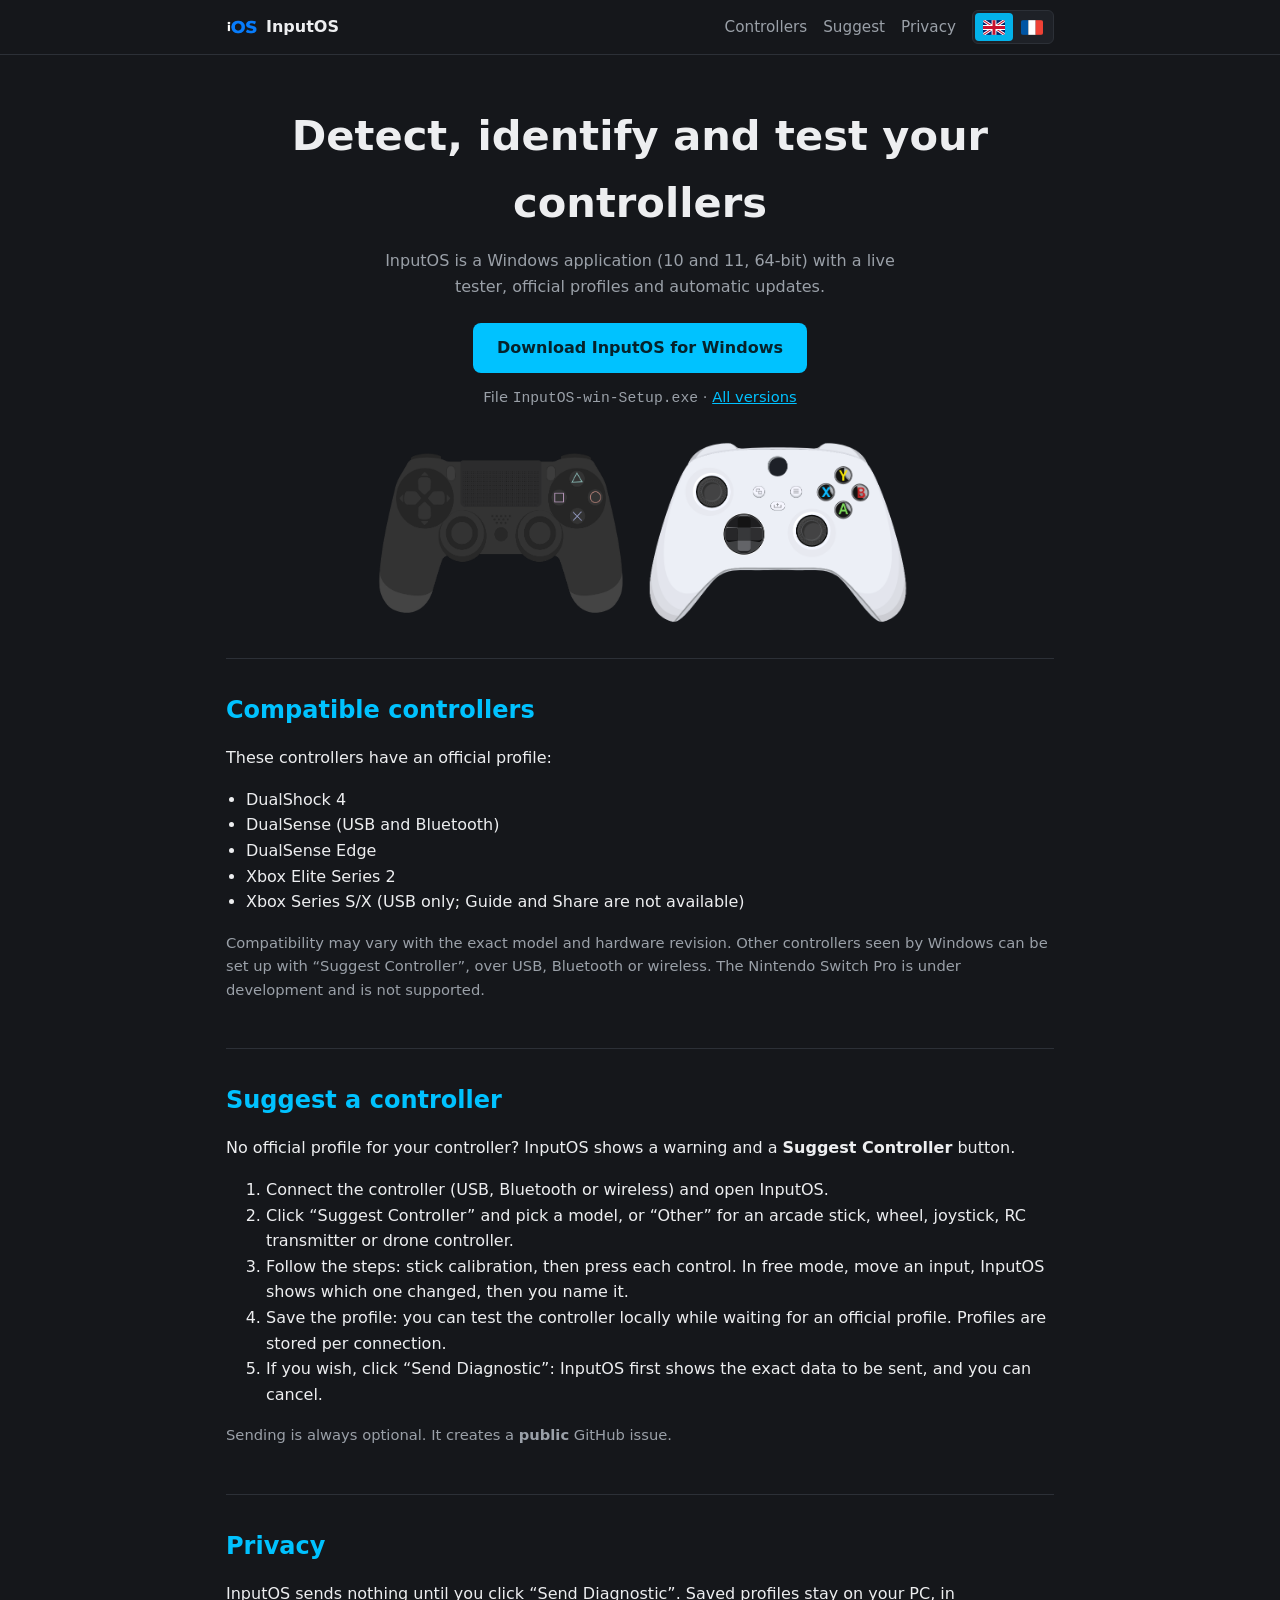
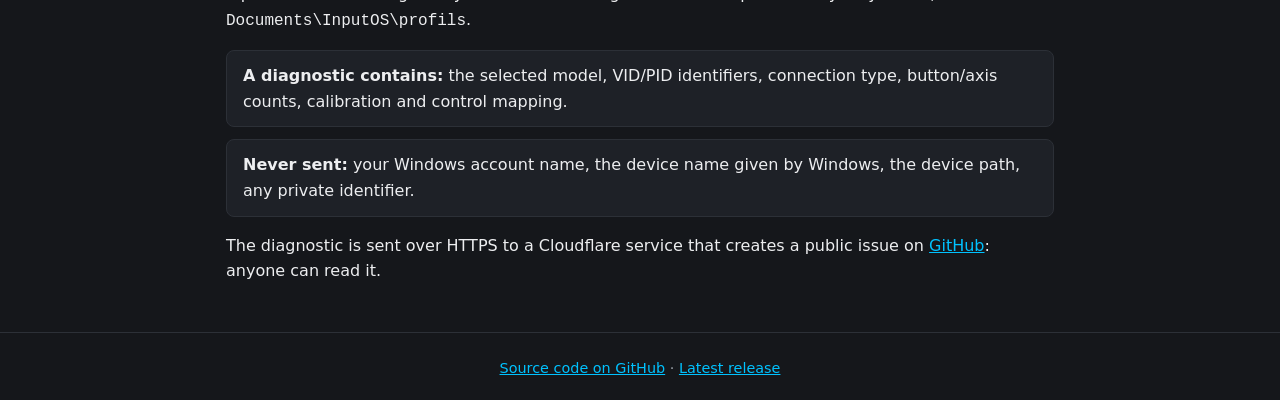
<file: docs/index.html>
<!doctype html>
<html lang="en">
<head>
<meta charset="utf-8">
<meta name="viewport" content="width=device-width,initial-scale=1">
<title>InputOS — detect and test your controllers</title>
<meta name="description" content="InputOS is a Windows application that detects, identifies and tests your controllers.">
<link rel="icon" href="assets/iOSWhite.png">
<link rel="stylesheet" href="assets/style.css">
</head>
<body>
<header><div class="wrap">
  <a class="brand" href="#"><img src="assets/iOSWhite.png" alt="">InputOS</a>
  <nav>
    <a href="#controllers">Controllers</a>
    <a href="#suggest">Suggest</a>
    <a href="#privacy">Privacy</a>
    <a class="lang" href="fr/" aria-label="Français">
      <span class="on"><svg viewBox="0 0 60 40"><rect width="60" height="40" fill="#012169"/><path d="M0 0l60 40M60 0L0 40" stroke="#fff" stroke-width="8"/><path d="M0 0l60 40M60 0L0 40" stroke="#C8102E" stroke-width="3"/><path d="M30 0v40M0 20h60" stroke="#fff" stroke-width="13"/><path d="M30 0v40M0 20h60" stroke="#C8102E" stroke-width="8"/></svg></span>
      <span class="off"><svg viewBox="0 0 3 2"><rect width="1" height="2" fill="#0055A4"/><rect x="1" width="1" height="2" fill="#fff"/><rect x="2" width="1" height="2" fill="#EF4135"/></svg></span>
    </a>
  </nav>
</div></header>

<main class="wrap">
  <div class="hero">
    <h1>Detect, identify and test your controllers</h1>
    <p>InputOS is a Windows application (10 and 11, 64-bit) with a live tester, official profiles and automatic updates.</p>
    <a class="btn" href="https://github.com/SomnyFR/InputOS/releases/latest/download/InputOS-win-Setup.exe">Download InputOS for Windows</a>
    <p class="note" style="margin-top:12px">File <code>InputOS-win-Setup.exe</code> · <a href="https://github.com/SomnyFR/InputOS/releases/latest">All versions</a></p>
    <div class="imgs">
      <img src="assets/ps4-controller.png" alt="PlayStation controller" loading="lazy">
      <img src="assets/xbox-controller.png" alt="Xbox controller" loading="lazy">
    </div>
  </div>

  <section id="controllers">
    <h2>Compatible controllers</h2>
    <p>These controllers have an official profile:</p>
    <ul>
      <li>DualShock 4</li>
      <li>DualSense (USB and Bluetooth)</li>
      <li>DualSense Edge</li>
      <li>Xbox Elite Series 2</li>
      <li>Xbox Series S/X (USB only; Guide and Share are not available)</li>
    </ul>
    <p class="note">Compatibility may vary with the exact model and hardware revision. Other controllers seen by Windows can be set up with “Suggest Controller”, over USB, Bluetooth or wireless. The Nintendo Switch Pro is under development and is not supported.</p>
  </section>

  <section id="suggest">
    <h2>Suggest a controller</h2>
    <p>No official profile for your controller? InputOS shows a warning and a <strong>Suggest Controller</strong> button.</p>
    <ol>
      <li>Connect the controller (USB, Bluetooth or wireless) and open InputOS.</li>
      <li>Click “Suggest Controller” and pick a model, or “Other” for an arcade stick, wheel, joystick, RC transmitter or drone controller.</li>
      <li>Follow the steps: stick calibration, then press each control. In free mode, move an input, InputOS shows which one changed, then you name it.</li>
      <li>Save the profile: you can test the controller locally while waiting for an official profile. Profiles are stored per connection.</li>
      <li>If you wish, click “Send Diagnostic”: InputOS first shows the exact data to be sent, and you can cancel.</li>
    </ol>
    <p class="note">Sending is always optional. It creates a <strong>public</strong> GitHub issue.</p>
  </section>

  <section id="privacy">
    <h2>Privacy</h2>
    <p>InputOS sends nothing until you click “Send Diagnostic”. Saved profiles stay on your PC, in <code>Documents\InputOS\profils</code>.</p>
    <div class="card">
      <strong>A diagnostic contains:</strong> the selected model, VID/PID identifiers, connection type, button/axis counts, calibration and control mapping.
    </div>
    <div class="card">
      <strong>Never sent:</strong> your Windows account name, the device name given by Windows, the device path, any private identifier.
    </div>
    <p>The diagnostic is sent over HTTPS to a Cloudflare service that creates a public issue on <a href="https://github.com/SomnyFR/InputOS/issues">GitHub</a>: anyone can read it.</p>
  </section>
</main>

<footer><div class="wrap">
  <a href="https://github.com/SomnyFR/InputOS">Source code on GitHub</a> · <a href="https://github.com/SomnyFR/InputOS/releases/latest">Latest release</a>
</div></footer>
<script>document.querySelector(".lang").addEventListener("click",function(e){var a=this;if(a.classList.contains("go"))return;e.preventDefault();a.classList.add("go");setTimeout(function(){location.href=a.href},320)})</script>
</body>
</html>
</file>
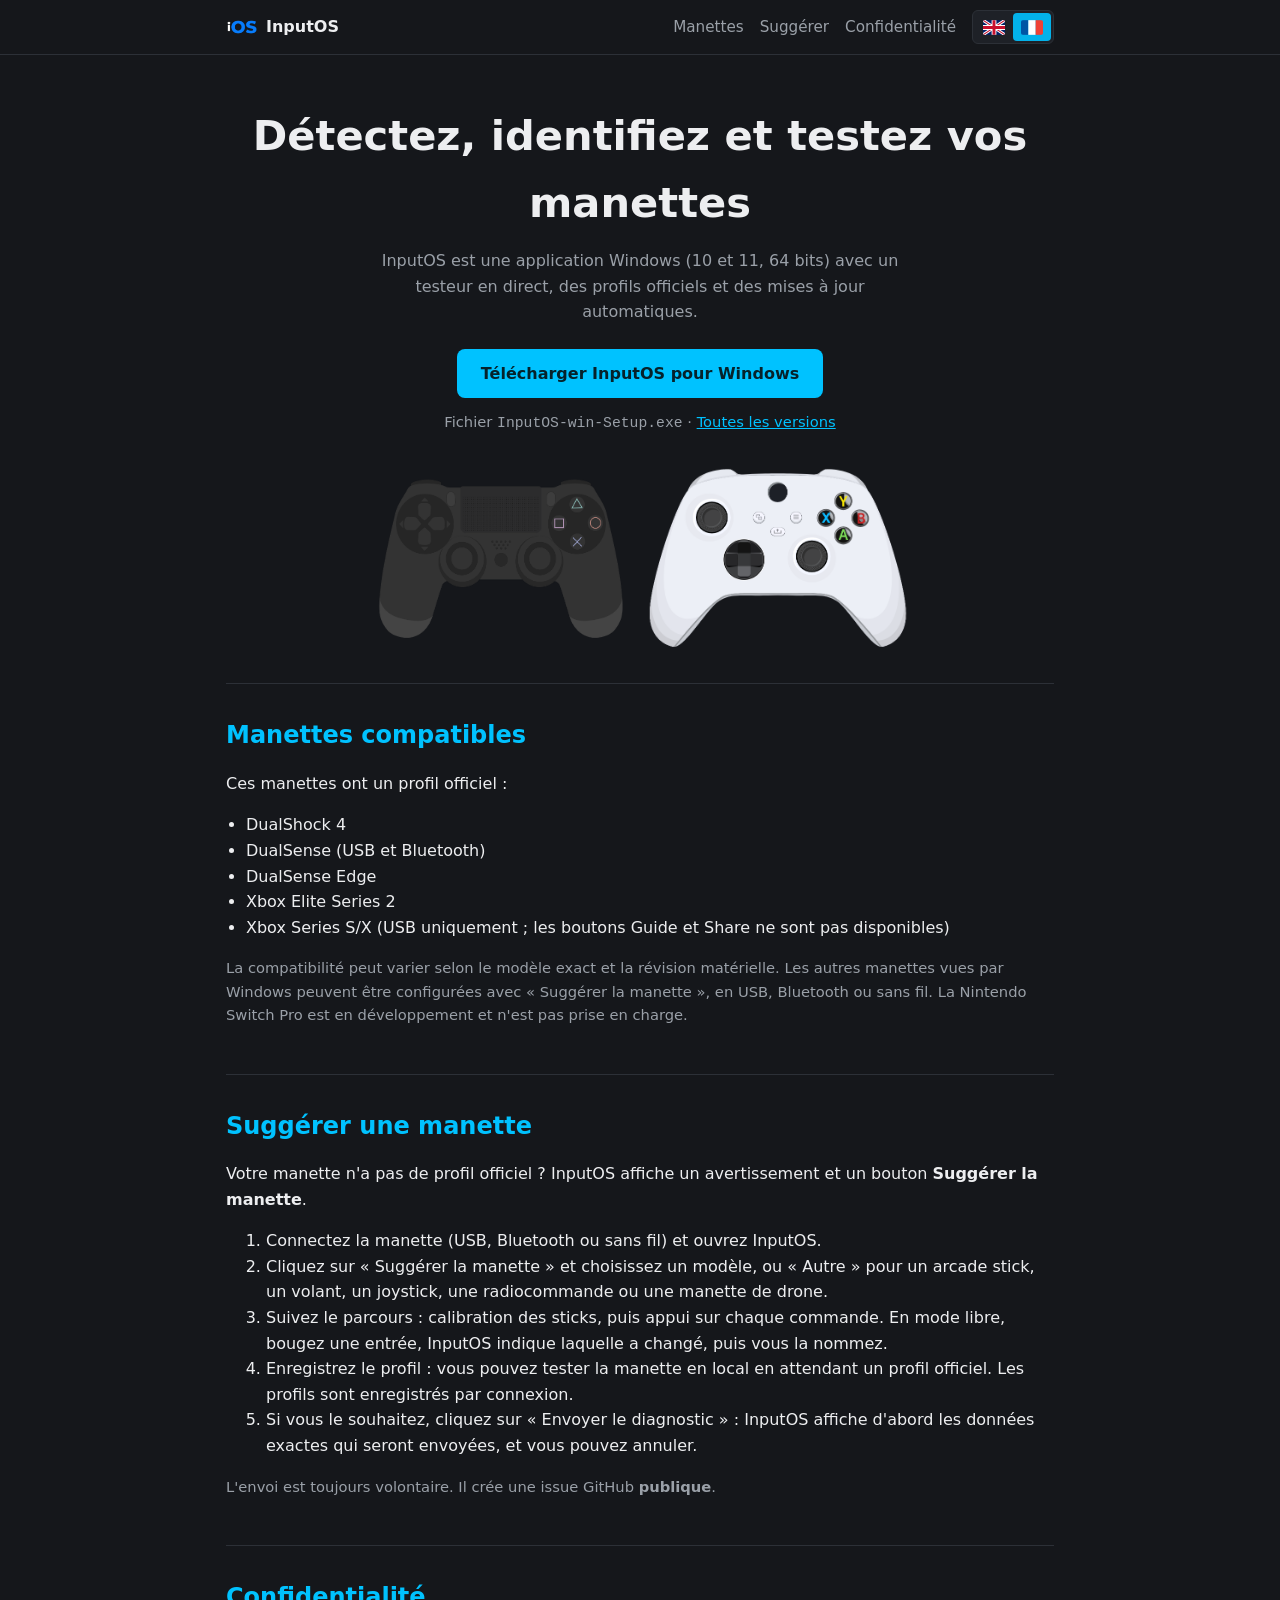
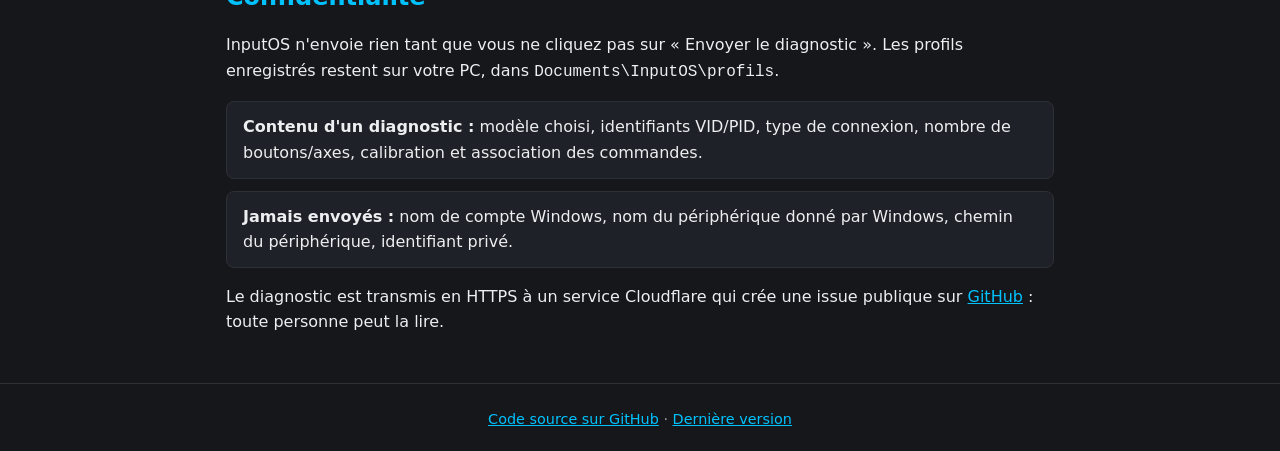
<file: docs/fr/index.html>
<!doctype html>
<html lang="fr">
<head>
<meta charset="utf-8">
<meta name="viewport" content="width=device-width,initial-scale=1">
<title>InputOS — détecter et tester vos manettes</title>
<meta name="description" content="InputOS est une application Windows qui détecte, identifie et teste vos manettes.">
<link rel="icon" href="../assets/iOSWhite.png">
<link rel="stylesheet" href="../assets/style.css">
</head>
<body>
<header><div class="wrap">
  <a class="brand" href="#"><img src="../assets/iOSWhite.png" alt="">InputOS</a>
  <nav>
    <a href="#manettes">Manettes</a>
    <a href="#suggerer">Suggérer</a>
    <a href="#confidentialite">Confidentialité</a>
    <a class="lang fr" href="../" aria-label="English">
      <span class="off"><svg viewBox="0 0 60 40"><rect width="60" height="40" fill="#012169"/><path d="M0 0l60 40M60 0L0 40" stroke="#fff" stroke-width="8"/><path d="M0 0l60 40M60 0L0 40" stroke="#C8102E" stroke-width="3"/><path d="M30 0v40M0 20h60" stroke="#fff" stroke-width="13"/><path d="M30 0v40M0 20h60" stroke="#C8102E" stroke-width="8"/></svg></span>
      <span class="on"><svg viewBox="0 0 3 2"><rect width="1" height="2" fill="#0055A4"/><rect x="1" width="1" height="2" fill="#fff"/><rect x="2" width="1" height="2" fill="#EF4135"/></svg></span>
    </a>
  </nav>
</div></header>

<main class="wrap">
  <div class="hero">
    <h1>Détectez, identifiez et testez vos manettes</h1>
    <p>InputOS est une application Windows (10 et 11, 64 bits) avec un testeur en direct, des profils officiels et des mises à jour automatiques.</p>
    <a class="btn" href="https://github.com/SomnyFR/InputOS/releases/latest/download/InputOS-win-Setup.exe">Télécharger InputOS pour Windows</a>
    <p class="note" style="margin-top:12px">Fichier <code>InputOS-win-Setup.exe</code> · <a href="https://github.com/SomnyFR/InputOS/releases/latest">Toutes les versions</a></p>
    <div class="imgs">
      <img src="../assets/ps4-controller.png" alt="Manette PlayStation" loading="lazy">
      <img src="../assets/xbox-controller.png" alt="Manette Xbox" loading="lazy">
    </div>
  </div>

  <section id="manettes">
    <h2>Manettes compatibles</h2>
    <p>Ces manettes ont un profil officiel :</p>
    <ul>
      <li>DualShock 4</li>
      <li>DualSense (USB et Bluetooth)</li>
      <li>DualSense Edge</li>
      <li>Xbox Elite Series 2</li>
      <li>Xbox Series S/X (USB uniquement ; les boutons Guide et Share ne sont pas disponibles)</li>
    </ul>
    <p class="note">La compatibilité peut varier selon le modèle exact et la révision matérielle. Les autres manettes vues par Windows peuvent être configurées avec « Suggérer la manette », en USB, Bluetooth ou sans fil. La Nintendo Switch Pro est en développement et n'est pas prise en charge.</p>
  </section>

  <section id="suggerer">
    <h2>Suggérer une manette</h2>
    <p>Votre manette n'a pas de profil officiel ? InputOS affiche un avertissement et un bouton <strong>Suggérer la manette</strong>.</p>
    <ol>
      <li>Connectez la manette (USB, Bluetooth ou sans fil) et ouvrez InputOS.</li>
      <li>Cliquez sur « Suggérer la manette » et choisissez un modèle, ou « Autre » pour un arcade stick, un volant, un joystick, une radiocommande ou une manette de drone.</li>
      <li>Suivez le parcours : calibration des sticks, puis appui sur chaque commande. En mode libre, bougez une entrée, InputOS indique laquelle a changé, puis vous la nommez.</li>
      <li>Enregistrez le profil : vous pouvez tester la manette en local en attendant un profil officiel. Les profils sont enregistrés par connexion.</li>
      <li>Si vous le souhaitez, cliquez sur « Envoyer le diagnostic » : InputOS affiche d'abord les données exactes qui seront envoyées, et vous pouvez annuler.</li>
    </ol>
    <p class="note">L'envoi est toujours volontaire. Il crée une issue GitHub <strong>publique</strong>.</p>
  </section>

  <section id="confidentialite">
    <h2>Confidentialité</h2>
    <p>InputOS n'envoie rien tant que vous ne cliquez pas sur « Envoyer le diagnostic ». Les profils enregistrés restent sur votre PC, dans <code>Documents\InputOS\profils</code>.</p>
    <div class="card">
      <strong>Contenu d'un diagnostic :</strong> modèle choisi, identifiants VID/PID, type de connexion, nombre de boutons/axes, calibration et association des commandes.
    </div>
    <div class="card">
      <strong>Jamais envoyés :</strong> nom de compte Windows, nom du périphérique donné par Windows, chemin du périphérique, identifiant privé.
    </div>
    <p>Le diagnostic est transmis en HTTPS à un service Cloudflare qui crée une issue publique sur <a href="https://github.com/SomnyFR/InputOS/issues">GitHub</a> : toute personne peut la lire.</p>
  </section>
</main>

<footer><div class="wrap">
  <a href="https://github.com/SomnyFR/InputOS">Code source sur GitHub</a> · <a href="https://github.com/SomnyFR/InputOS/releases/latest">Dernière version</a>
</div></footer>
<script>document.querySelector(".lang").addEventListener("click",function(e){var a=this;if(a.classList.contains("go"))return;e.preventDefault();a.classList.add("go");setTimeout(function(){location.href=a.href},320)})</script>
</body>
</html>
</file>
<file: docs/assets/style.css>
:root{--bg:#15171B;--fg:#EDEEF0;--accent:#00C2FF;--panel:#1E2127;--border:#2C3037;--muted:#9AA0A8}
*{box-sizing:border-box}
html{scroll-behavior:smooth}
body{margin:0;background:var(--bg);color:var(--fg);font:16px/1.6 "Segoe UI",system-ui,sans-serif}
a{color:var(--accent)}
.wrap{max-width:860px;margin:0 auto;padding:0 16px}
header{border-bottom:1px solid var(--border);position:sticky;top:0;background:var(--bg);z-index:1}
header .wrap{display:flex;flex-wrap:wrap;align-items:center;gap:8px 20px;padding-top:10px;padding-bottom:10px}
.brand{display:flex;align-items:center;gap:8px;font-weight:700;color:var(--fg);text-decoration:none}
.brand img{width:32px;height:32px}
nav{display:flex;flex-wrap:wrap;align-items:center;gap:8px 16px;margin-left:auto;font-size:.95rem}
nav a{text-decoration:none;color:var(--muted)}
nav a:hover{color:var(--accent)}
.hero{text-align:center;padding:48px 0 32px}
.hero h1{font-size:clamp(1.8rem,6vw,2.6rem);margin:0 0 12px}
.hero p{color:var(--muted);max-width:560px;margin:0 auto 24px}
.imgs{display:flex;justify-content:center;gap:16px;margin-top:32px}
.imgs img{width:calc(50% - 8px);max-width:260px;height:auto}
.btn{display:inline-block;background:var(--accent);color:#06222B;font-weight:700;padding:12px 24px;border-radius:8px;text-decoration:none}
.btn:hover{filter:brightness(1.1)}
section{padding:32px 0;border-top:1px solid var(--border)}
h2{margin:0 0 12px;color:var(--accent)}
ul{padding-left:20px}
.card{background:var(--panel);border:1px solid var(--border);border-radius:8px;padding:12px 16px;margin:12px 0}
.note{color:var(--muted);font-size:.92rem}
footer{border-top:1px solid var(--border);padding:24px 0;color:var(--muted);font-size:.9rem;text-align:center}
.lang{position:relative;display:flex;width:82px;height:34px;border:1px solid var(--border);border-radius:6px;background:var(--panel);padding:2px;text-decoration:none;flex:none}
.lang::before{content:"";position:absolute;top:2px;left:2px;width:38px;height:28px;border-radius:4px;background:var(--accent);opacity:.9;transition:transform .3s cubic-bezier(.4,0,.2,1)}
.lang.fr::before{transform:translateX(38px)}
.lang.go::before{transform:translateX(38px)}
.lang.fr.go::before{transform:translateX(0)}
.lang span{position:relative;flex:1;display:flex;align-items:center;justify-content:center;gap:4px;font-size:.7rem;font-weight:700;color:var(--muted);transition:color .3s}
.lang span svg{width:22px;height:15px;border-radius:2px}
.lang .on{color:#06222B}
.lang.go .on{color:var(--muted)}
.lang.go .off{color:#06222B}
</file>
